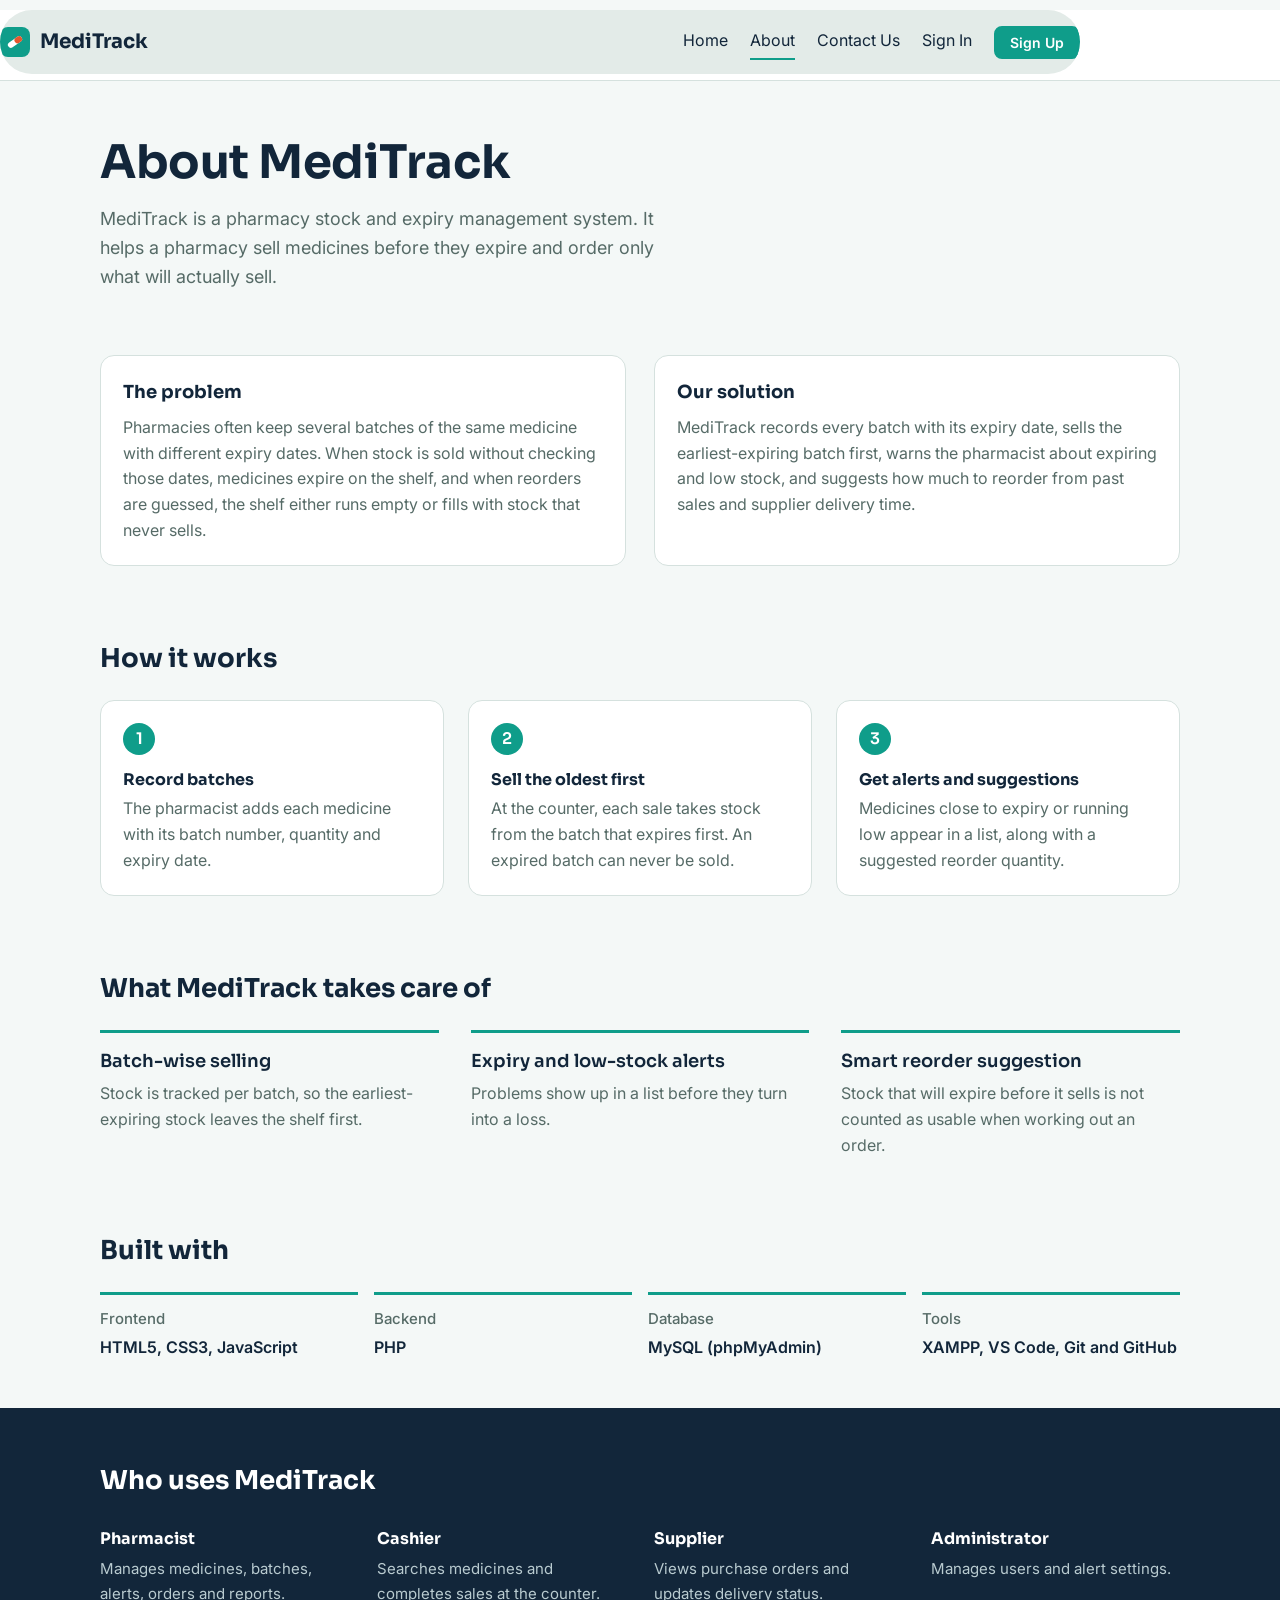
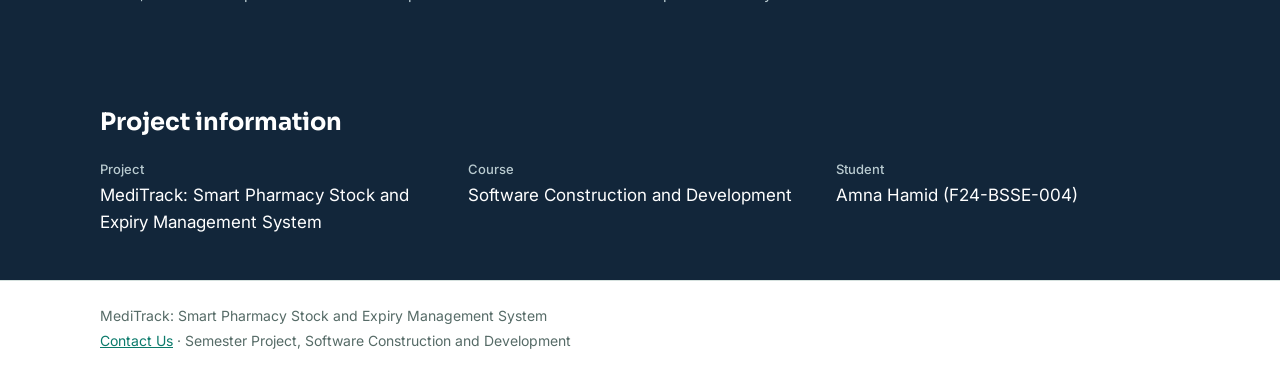
<file: about.html>
<!DOCTYPE html>
<html lang="en">
<head>
    <meta charset="UTF-8">
    <meta name="viewport" content="width=device-width, initial-scale=1">
    <title>About | MediTrack</title>
    <link rel="stylesheet" href="https://fonts.googleapis.com/css2?family=Inter:wght@400;500;600&family=Sora:wght@500;600;700&display=swap">
    <link rel="stylesheet" href="style.css">
    <style>
        .about-hero { padding: 56px 0 40px; }
        .about-hero h1 { font-size: clamp(2rem, 4.2vw, 2.9rem); line-height: 1.12; margin: 0 0 16px; letter-spacing: -.01em; max-width: 20ch; }
        .about-hero .lead { margin-bottom: 0; }

        .about-block { padding: 24px 0 48px; }
        .about-block h2 { font-size: 26px; margin: 0 0 20px; }
        .two-col { display: grid; grid-template-columns: 1fr 1fr; gap: 28px; }
        .card { background: var(--white); border: 1px solid var(--line); border-radius: 14px; padding: 22px; }
        .card h3 { font-size: 18px; margin: 0 0 8px; }
        .card p { margin: 0; color: var(--muted); }

        .steps { list-style: none; margin: 0; padding: 0; display: grid; grid-template-columns: repeat(3, 1fr); gap: 24px; counter-reset: step; }
        .steps li { background: var(--white); border: 1px solid var(--line); border-radius: 14px; padding: 22px; counter-increment: step; }
        .steps li::before { content: counter(step); display: inline-flex; align-items: center; justify-content: center; width: 32px; height: 32px; border-radius: 50%; background: var(--teal); color: var(--white); font-family: Sora, Arial, sans-serif; font-weight: 600; margin-bottom: 12px; }
        .steps strong { display: block; font-family: Sora, Arial, sans-serif; margin-bottom: 4px; }
        .steps span { color: var(--muted); }

        .stack { display: grid; grid-template-columns: repeat(4, 1fr); gap: 16px; margin: 0; }
        .stack div { border-top: 3px solid var(--teal); padding-top: 12px; }
        .stack dt { font-size: 15px; color: var(--muted); font-weight: 500; font-family: Inter, Arial, sans-serif; margin-bottom: 4px; }
        .stack dd { margin: 0; font-weight: 600; }

        .info { background: var(--ink); color: var(--white); padding: 44px 0; }
        .info h2 { font-size: 24px; margin: 0 0 18px; }
        .info-list { list-style: none; margin: 0; padding: 0; display: grid; grid-template-columns: repeat(3, 1fr); gap: 24px; }
        .info-list strong { display: block; font-size: 13px; color: #b9cbd0; font-weight: 500; margin-bottom: 2px; }
        .info-list span { font-size: 17px; }

        @media (max-width: 860px) {
            .two-col, .steps, .info-list { grid-template-columns: 1fr; }
            .stack { grid-template-columns: 1fr 1fr; }
        }
        @media (max-width: 520px) {
            .stack { grid-template-columns: 1fr; }
        }
    </style>
</head>
<body>
<header class="site-header">
    <div class="wrap bar">
        <a class="brand" href="index.html" aria-label="MediTrack home">
            <svg width="30" height="30" viewBox="0 0 30 30" aria-hidden="true">
                <rect width="30" height="30" rx="8" fill="#0f9d8a"/>
                <rect x="7" y="12" width="16" height="6" rx="3" transform="rotate(-35 15 15)" fill="#fff"/>
                <rect x="15" y="12" width="8" height="6" rx="3" transform="rotate(-35 15 15)" fill="#e4572e"/>
            </svg>
            <span>MediTrack</span>
        </a>
        <nav class="nav" aria-label="Main">
            <a href="index.html">Home</a>
            <a href="about.html" class="on">About</a>
            <a href="contact.html">Contact Us</a>
            <a href="login.html">Sign In</a>
            <a href="register.html" class="btn btn-small">Sign Up</a>
        </nav>
    </div>
</header>

<main>
    <section class="about-hero">
        <div class="wrap">
            <h1>About MediTrack</h1>
            <p class="lead">MediTrack is a pharmacy stock and expiry management system. It helps a pharmacy sell medicines before they expire and order only what will actually sell.</p>
        </div>
    </section>

    <section class="wrap about-block">
        <div class="two-col">
            <div class="card">
                <h3>The problem</h3>
                <p>Pharmacies often keep several batches of the same medicine with different expiry dates. When stock is sold without checking those dates, medicines expire on the shelf, and when reorders are guessed, the shelf either runs empty or fills with stock that never sells.</p>
            </div>
            <div class="card">
                <h3>Our solution</h3>
                <p>MediTrack records every batch with its expiry date, sells the earliest-expiring batch first, warns the pharmacist about expiring and low stock, and suggests how much to reorder from past sales and supplier delivery time.</p>
            </div>
        </div>
    </section>

    <section class="wrap about-block">
        <h2>How it works</h2>
        <ol class="steps">
            <li><strong>Record batches</strong><span>The pharmacist adds each medicine with its batch number, quantity and expiry date.</span></li>
            <li><strong>Sell the oldest first</strong><span>At the counter, each sale takes stock from the batch that expires first. An expired batch can never be sold.</span></li>
            <li><strong>Get alerts and suggestions</strong><span>Medicines close to expiry or running low appear in a list, along with a suggested reorder quantity.</span></li>
        </ol>
    </section>

    <section class="wrap about-block">
        <h2>What MediTrack takes care of</h2>
        <dl class="feature-list">
            <div>
                <dt>Batch-wise selling</dt>
                <dd>Stock is tracked per batch, so the earliest-expiring stock leaves the shelf first.</dd>
            </div>
            <div>
                <dt>Expiry and low-stock alerts</dt>
                <dd>Problems show up in a list before they turn into a loss.</dd>
            </div>
            <div>
                <dt>Smart reorder suggestion</dt>
                <dd>Stock that will expire before it sells is not counted as usable when working out an order.</dd>
            </div>
        </dl>
    </section>

    <section class="wrap about-block">
        <h2>Built with</h2>
        <dl class="stack">
            <div><dt>Frontend</dt><dd>HTML5, CSS3, JavaScript</dd></div>
            <div><dt>Backend</dt><dd>PHP</dd></div>
            <div><dt>Database</dt><dd>MySQL (phpMyAdmin)</dd></div>
            <div><dt>Tools</dt><dd>XAMPP, VS Code, Git and GitHub</dd></div>
        </dl>
    </section>

    <section class="roles">
        <div class="wrap">
            <h2>Who uses MediTrack</h2>
            <ul class="role-row">
                <li><strong>Pharmacist</strong><span>Manages medicines, batches, alerts, orders and reports.</span></li>
                <li><strong>Cashier</strong><span>Searches medicines and completes sales at the counter.</span></li>
                <li><strong>Supplier</strong><span>Views purchase orders and updates delivery status.</span></li>
                <li><strong>Administrator</strong><span>Manages users and alert settings.</span></li>
            </ul>
        </div>
    </section>

    <section class="info">
        <div class="wrap">
            <h2>Project information</h2>
            <ul class="info-list">
                <li><strong>Project</strong><span>MediTrack: Smart Pharmacy Stock and Expiry Management System</span></li>
                <li><strong>Course</strong><span>Software Construction and Development</span></li>
                <li><strong>Student</strong><span>Amna Hamid (F24-BSSE-004)</span></li>
            </ul>
        </div>
    </section>
</main>

<footer class="site-footer">
    <div class="wrap foot">
        <p>MediTrack: Smart Pharmacy Stock and Expiry Management System</p>
        <p><a href="contact.html">Contact Us</a> &middot; Semester Project, Software Construction and Development</p>
    </div>
</footer>
</body>
</html>
</file>
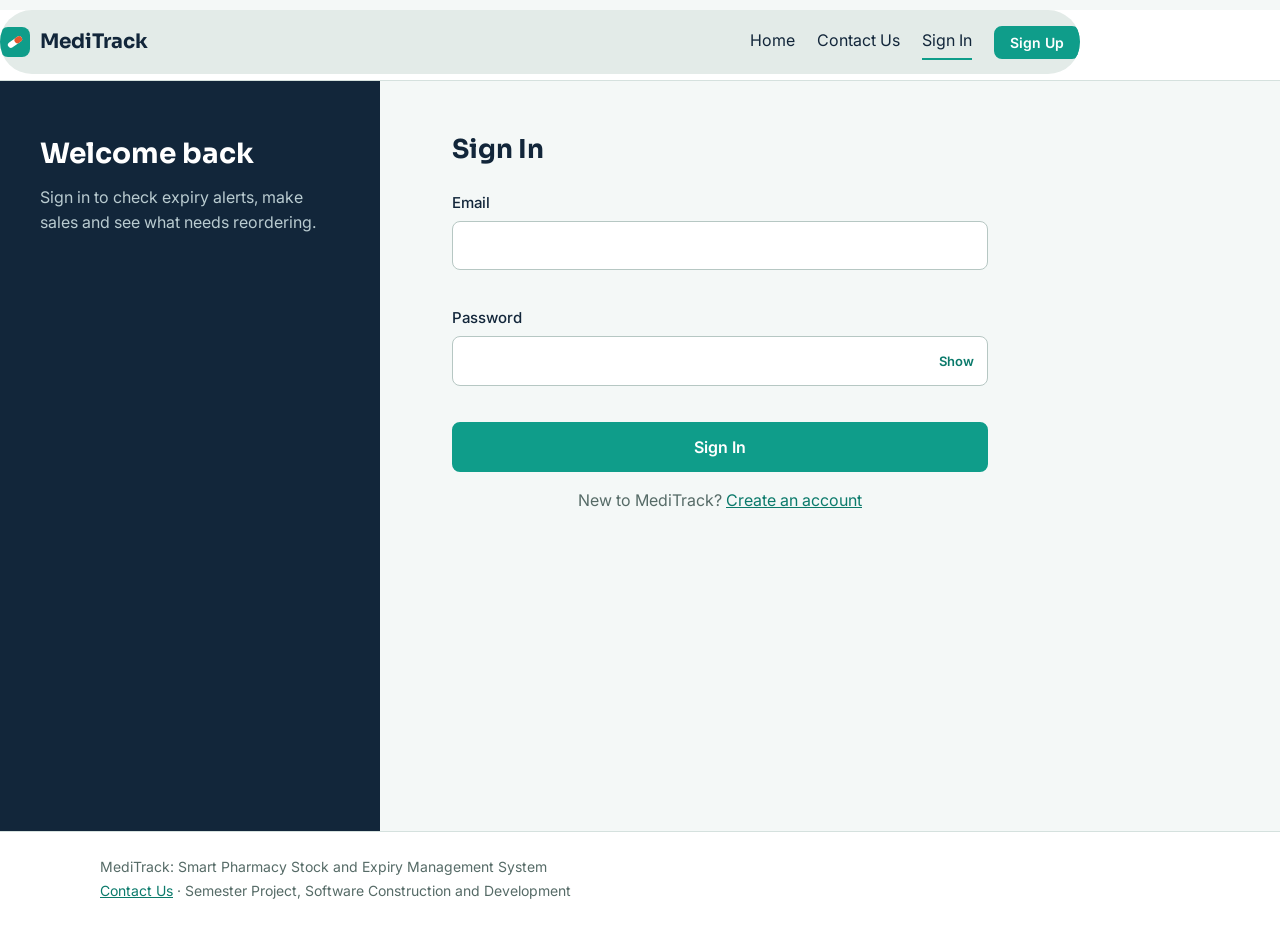
<file: dashboard.html>
<!DOCTYPE html>
<html lang="en">
<head>
    <meta charset="UTF-8">
    <meta name="viewport" content="width=device-width, initial-scale=1">
    <title>Dashboard | MediTrack</title>
    <link rel="stylesheet" href="https://fonts.googleapis.com/css2?family=Inter:wght@400;500;600&family=Sora:wght@500;600;700&display=swap">
    <link rel="stylesheet" href="style.css">
    <style>
        .dash { padding: 40px 0 64px; }
        .dash-head { display: flex; justify-content: space-between; align-items: flex-end; gap: 16px; flex-wrap: wrap; margin-bottom: 26px; }
        .dash-head h1 { font-size: clamp(1.6rem, 3.4vw, 2.2rem); margin: 0 0 4px; }
        .dash-head p { margin: 0; color: var(--muted); }
        .role-pill { display: inline-block; background: #e3f5f1; color: var(--teal-dark); border: 1px solid #b4e0d8; border-radius: 999px; padding: 2px 12px; font-size: 13px; font-weight: 600; text-transform: capitalize; }

        .stats { display: grid; grid-template-columns: repeat(4, 1fr); gap: 16px; margin: 0 0 32px; padding: 0; list-style: none; }
        .stats li { background: var(--white); border: 1px solid var(--line); border-top: 4px solid var(--teal); border-radius: 12px; padding: 16px 18px; }
        .stats li.warn { border-top-color: var(--coral); }
        .stats strong { display: block; font-family: Sora, Arial, sans-serif; font-size: 30px; line-height: 1.1; }
        .stats span { color: var(--muted); font-size: 14px; }

        .panels { display: grid; grid-template-columns: 1.25fr 1fr; gap: 24px; align-items: start; }
        .panel { background: var(--white); border: 1px solid var(--line); border-radius: 14px; padding: 20px; }
        .panel h2 { font-size: 20px; margin: 0 0 4px; }
        .panel .sub { color: var(--muted); font-size: 14px; margin: 0 0 14px; }
        .table-wrap { overflow-x: auto; }
        table { width: 100%; border-collapse: collapse; font-size: 15px; }
        th { text-align: left; font-size: 13px; color: var(--muted); font-weight: 600; padding: 8px 10px; border-bottom: 2px solid var(--line); white-space: nowrap; }
        td { padding: 10px; border-bottom: 1px solid var(--line); vertical-align: middle; }
        tr:last-child td { border-bottom: 0; }
        .tag { display: inline-block; font-size: 12px; font-weight: 600; padding: 2px 10px; border-radius: 999px; white-space: nowrap; }
        .tag-red { background: var(--coral); color: var(--white); }
        .tag-amber { background: #fdf0d5; color: #8a5a00; border: 1px solid #f0d9a0; }
        .tag-green { background: #e3f5f1; color: var(--teal-dark); border: 1px solid #b4e0d8; }
        .note { margin: 22px 0 0; color: var(--muted); font-size: 14px; }
        .dash-links { display: flex; gap: 12px; flex-wrap: wrap; align-items: center; }

        @media (max-width: 860px) {
            .stats { grid-template-columns: 1fr 1fr; }
            .panels { grid-template-columns: 1fr; }
        }
        @media (max-width: 520px) {
            .stats { grid-template-columns: 1fr; }
        }
    </style>
</head>
<body>
<header class="site-header">
    <div class="wrap bar">
        <a class="brand" href="index.html" aria-label="MediTrack home">
            <svg width="30" height="30" viewBox="0 0 30 30" aria-hidden="true">
                <rect width="30" height="30" rx="8" fill="#0f9d8a"/>
                <rect x="7" y="12" width="16" height="6" rx="3" transform="rotate(-35 15 15)" fill="#fff"/>
                <rect x="15" y="12" width="8" height="6" rx="3" transform="rotate(-35 15 15)" fill="#e4572e"/>
            </svg>
            <span>MediTrack</span>
        </a>
        <nav class="nav" aria-label="Main">
            <a href="index.html">Home</a>
            <a href="dashboard.html" class="on">Dashboard</a>
            <a href="contact.html">Contact Us</a>
            <span class="who" id="who"></span>
            <button type="button" class="btn btn-line btn-small" id="signout">Sign Out</button>
        </nav>
    </div>
</header>

<main class="dash">
    <div class="wrap">
        <div class="dash-head">
            <div>
                <h1>Welcome, <span id="user-name">there</span></h1>
                <p>Signed in as <span class="role-pill" id="user-role">user</span></p>
            </div>
            <div class="dash-links">
                <a class="btn btn-line btn-small" href="contact.html">Contact Us</a>
            </div>
        </div>

        <ul class="stats" aria-label="Stock summary">
            <li><strong>128</strong><span>Medicines in stock</span></li>
            <li class="warn"><strong>6</strong><span>Batches expiring in 90 days</span></li>
            <li class="warn"><strong>4</strong><span>Low stock medicines</span></li>
            <li><strong>3</strong><span>Reorders suggested</span></li>
        </ul>

        <div class="panels">
            <section class="panel" aria-labelledby="exp-title">
                <h2 id="exp-title">Expiry alerts</h2>
                <p class="sub">The batch that expires first is sold first.</p>
                <div class="table-wrap">
                    <table>
                        <thead>
                            <tr><th>Medicine</th><th>Batch</th><th>Qty</th><th>Expires in</th><th>Status</th></tr>
                        </thead>
                        <tbody>
                            <tr><td>Amoxicillin 500 mg</td><td>B-2288</td><td>40</td><td>18 days</td><td><span class="tag tag-red">Critical</span></td></tr>
                            <tr><td>Paracetamol 500 mg</td><td>B-2301</td><td>100</td><td>62 days</td><td><span class="tag tag-amber">Soon</span></td></tr>
                            <tr><td>Cetirizine 10 mg</td><td>B-2295</td><td>75</td><td>74 days</td><td><span class="tag tag-amber">Soon</span></td></tr>
                            <tr><td>Ibuprofen 400 mg</td><td>B-2310</td><td>120</td><td>88 days</td><td><span class="tag tag-amber">Soon</span></td></tr>
                            <tr><td>Omeprazole 20 mg</td><td>B-2322</td><td>90</td><td>5 months</td><td><span class="tag tag-green">OK</span></td></tr>
                        </tbody>
                    </table>
                </div>
            </section>

            <section class="panel" aria-labelledby="low-title">
                <h2 id="low-title">Low stock and reorder</h2>
                <p class="sub">Suggested order uses past sales and supplier delivery time.</p>
                <div class="table-wrap">
                    <table>
                        <thead>
                            <tr><th>Medicine</th><th>In stock</th><th>Reorder level</th><th>Suggested</th></tr>
                        </thead>
                        <tbody>
                            <tr><td>Panadol Extra</td><td>12</td><td>30</td><td>80</td></tr>
                            <tr><td>Disprin</td><td>20</td><td>40</td><td>100</td></tr>
                            <tr><td>ORS Sachet</td><td>8</td><td>25</td><td>60</td></tr>
                            <tr><td>Brufen 200 mg</td><td>15</td><td>30</td><td>70</td></tr>
                        </tbody>
                    </table>
                </div>
            </section>
        </div>

        <p class="note">This page shows sample data for the demo. It will be connected to the medicines and batches tables in the next stage.</p>
    </div>
</main>

<footer class="site-footer">
    <div class="wrap foot">
        <p>MediTrack: Smart Pharmacy Stock and Expiry Management System</p>
        <p><a href="contact.html">Contact Us</a> &middot; Semester Project, Software Construction and Development</p>
    </div>
</footer>

<script>
    // The name and role are saved by validation.js after a successful sign in.
    (function () {
        var name = sessionStorage.getItem('meditrack_name');
        var role = sessionStorage.getItem('meditrack_role');

        // Not signed in: send the visitor to the Sign In page.
        if (!name) { window.location.href = 'login.html'; return; }

        document.getElementById('user-name').textContent = name;
        document.getElementById('user-role').textContent = role || 'user';
        document.getElementById('who').textContent = name;

        document.getElementById('signout').addEventListener('click', function () {
            sessionStorage.removeItem('meditrack_name');
            sessionStorage.removeItem('meditrack_role');
            window.location.href = 'login.html';
        });
    })();
</script>
</body>
</html>
</file>
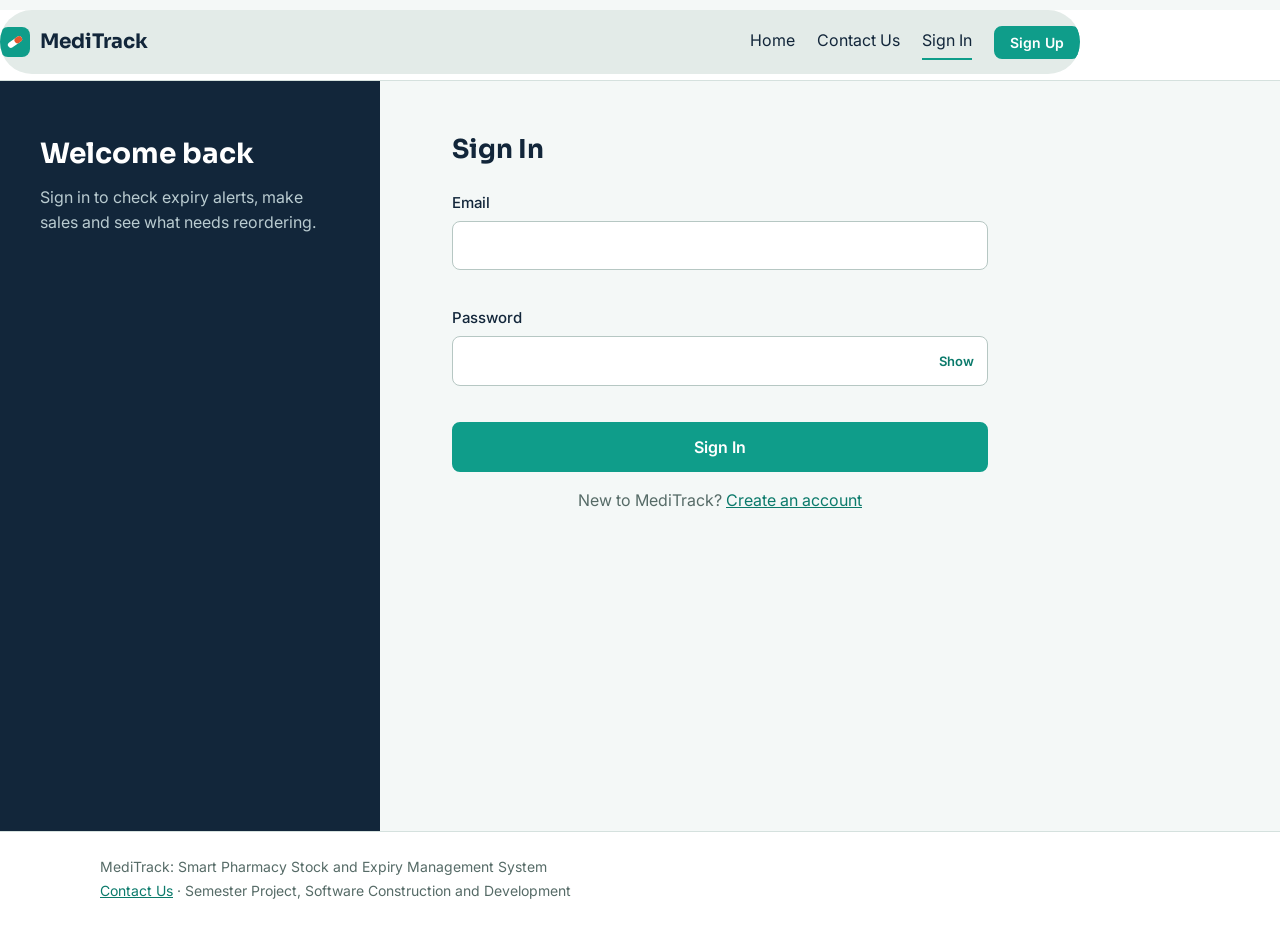
<file: login.html>
<!DOCTYPE html>
<html lang="en">
<head>
    <meta charset="UTF-8">
    <meta name="viewport" content="width=device-width, initial-scale=1">
    <title>Sign In | MediTrack</title>
    <link rel="stylesheet" href="https://fonts.googleapis.com/css2?family=Inter:wght@400;500;600&family=Sora:wght@500;600;700&display=swap">
    <link rel="stylesheet" href="style.css">
</head>
<body>
<header class="site-header">
    <div class="wrap bar">
        <a class="brand" href="index.html" aria-label="MediTrack home">
            <svg width="30" height="30" viewBox="0 0 30 30" aria-hidden="true">
                <rect width="30" height="30" rx="8" fill="#0f9d8a"/>
                <rect x="7" y="12" width="16" height="6" rx="3" transform="rotate(-35 15 15)" fill="#fff"/>
                <rect x="15" y="12" width="8" height="6" rx="3" transform="rotate(-35 15 15)" fill="#e4572e"/>
            </svg>
            <span>MediTrack</span>
        </a>
        <nav class="nav" aria-label="Main">
            <a href="index.html">Home</a>
            <a href="contact.html">Contact Us</a>
            <a href="login.html" class="on">Sign In</a>
            <a href="register.html" class="btn btn-small">Sign Up</a>
        </nav>
    </div>
</header>
<main class="auth">
    <aside class="auth-side">
        <h1>Welcome back</h1>
        <p>Sign in to check expiry alerts, make sales and see what needs reordering.</p>
    </aside>
    <section class="auth-main">
        <h2>Sign In</h2>
        <p class="alert alert-ok" id="registered-note" hidden>Account created. You can sign in now.</p>
        <p class="alert alert-ok" data-alert-ok role="status" hidden></p>
        <p class="alert alert-error" data-alert role="alert" hidden></p>
        <form data-form="login" novalidate>
            <div class="field">
                <label for="email">Email</label>
                <input type="email" id="email" name="email" maxlength="100" autocomplete="email">
                <p class="field-error" data-error-for="email"></p>
            </div>

            <div class="field">
                <label for="password">Password</label>
                <div class="pw">
                    <input type="password" id="password" name="password" maxlength="64" autocomplete="current-password">
                    <button type="button" class="pw-toggle" data-toggle="password" aria-label="Show password">Show</button>
                </div>
                <p class="field-error" data-error-for="password"></p>
            </div>

            <button type="submit" class="btn btn-block">Sign In</button>
            <p class="switch">New to MediTrack? <a href="register.html">Create an account</a></p>
        </form>
    </section>
</main>
<footer class="site-footer">
    <div class="wrap foot">
        <p>MediTrack: Smart Pharmacy Stock and Expiry Management System</p>
        <p><a href="contact.html">Contact Us</a> &middot; Semester Project, Software Construction and Development</p>
    </div>
</footer>
<script src="validation.js"></script>
</body>
</html>
</file>
<file: style.css>
/* MediTrack: shared styles */
:root {
    --ink: #12263a;
    --teal: #0f9d8a;
    --teal-dark: #0b7a6b;
    --coral: #e4572e;
    --coral-dark: #b3391b;
    --paper: #f4f8f7;
    --white: #ffffff;
    --line: #d5e1de;
    --muted: #566b67;
    --radius: 10px;
}
* { box-sizing: border-box; }
html { -webkit-text-size-adjust: 100%; }
body {
    margin: 0;
    font-family: Inter, "Segoe UI", Arial, sans-serif;
    font-size: 16px;
    line-height: 1.6;
    color: var(--ink);
    background: var(--paper);
}
h1, h2, h3, dt, .brand { font-family: Sora, "Segoe UI", Arial, sans-serif; }
a { color: var(--teal-dark); }
a:focus-visible, button:focus-visible, input:focus-visible, select:focus-visible, textarea:focus-visible {
    outline: 3px solid rgba(15, 157, 138, .45);
    outline-offset: 2px;
}
.wrap { width: min(1080px, 100% - 40px); margin-inline: auto; }

/* ---------- header / footer ---------- */
.site-header { background: var(--white); border-bottom: 1px solid var(--line); position: sticky; top: 0; z-index: 10; }
.bar { display: flex; align-items: center; justify-content: space-between; gap: 16px; min-height: 64px; flex-wrap: wrap; }
.brand { display: inline-flex; align-items: center; gap: 10px; font-weight: 700; font-size: 20px; color: var(--ink); text-decoration: none; }
.nav { display: flex; align-items: center; gap: 22px; flex-wrap: wrap; }
.nav a:not(.btn) { color: var(--ink); text-decoration: none; padding: 4px 0; border-bottom: 2px solid transparent; }
.nav a:not(.btn):hover, .nav a.on { border-bottom-color: var(--teal); }
.who { color: var(--muted); font-size: 14px; }
.site-footer { background: var(--white); border-top: 1px solid var(--line); padding: 22px 0; color: var(--muted); font-size: 14px; }
.foot p { margin: 2px 0; }

/* ---------- buttons ---------- */
.btn {
    display: inline-block; background: var(--teal); color: var(--white); border: 2px solid var(--teal);
    padding: 11px 22px; border-radius: 8px; font: 600 15px Inter, Arial, sans-serif; text-decoration: none; cursor: pointer;
}
.btn:hover { background: var(--teal-dark); border-color: var(--teal-dark); }
.btn-line { background: transparent; color: var(--teal-dark); }
.btn-line:hover { background: var(--teal); color: var(--white); }
.btn-small { padding: 6px 14px; font-size: 14px; }
.btn-block { width: 100%; padding: 13px; font-size: 16px; }

/* ---------- home ---------- */
.hero { padding: 64px 0 56px; }
.hero-grid { display: grid; grid-template-columns: 1.1fr .9fr; gap: 48px; align-items: center; }
.hero h1 { font-size: clamp(2rem, 4.4vw, 3.1rem); line-height: 1.12; margin: 0 0 18px; letter-spacing: -.01em; }
.lead { font-size: 18px; color: var(--muted); max-width: 52ch; margin: 0 0 26px; }
.cta-row { display: flex; gap: 12px; flex-wrap: wrap; }
.welcome { font-size: 18px; margin: 0; }

.shelf { background: var(--white); border: 1px solid var(--line); border-radius: 14px; padding: 22px; box-shadow: 0 1px 0 rgba(18, 38, 58, .04); }
.shelf-title { display: flex; justify-content: space-between; align-items: baseline; gap: 12px; margin-bottom: 14px; flex-wrap: wrap; }
.shelf-title span { color: var(--muted); font-size: 14px; }
.batches { list-style: none; margin: 0; padding: 0; display: grid; gap: 10px; }
.batches li { border: 1px solid var(--line); border-radius: 10px; padding: 12px 14px; }
.batches li.soon { border-color: var(--coral); background: #fff6f2; }
.b-top { display: flex; align-items: center; gap: 12px; flex-wrap: wrap; }
.b-no { font-weight: 600; }
.b-qty { color: var(--muted); font-size: 14px; }
.b-tag { margin-left: auto; background: var(--coral); color: var(--white); font-size: 12px; font-weight: 600; padding: 2px 10px; border-radius: 999px; }
.bar { height: 8px; background: #e3ebe8; border-radius: 99px; margin: 10px 0 6px; overflow: hidden; }
.bar i { display: block; height: 100%; background: var(--teal); border-radius: 99px; }
.soon .bar i { background: var(--coral); }
.batches p { margin: 0; font-size: 13px; color: var(--muted); }

.features { padding: 24px 0 64px; }
.features h2, .roles h2 { font-size: 26px; margin: 0 0 24px; }
.feature-list { display: grid; grid-template-columns: repeat(3, 1fr); gap: 32px; margin: 0; }
.feature-list div { border-top: 3px solid var(--teal); padding-top: 14px; }
.feature-list dt { font-size: 18px; font-weight: 600; margin-bottom: 6px; }
.feature-list dd { margin: 0; color: var(--muted); }

.roles { background: var(--ink); color: var(--white); padding: 52px 0; }
.role-row { list-style: none; margin: 0; padding: 0; display: grid; grid-template-columns: repeat(4, 1fr); gap: 28px; }
.role-row strong { display: block; font-family: Sora, Arial, sans-serif; margin-bottom: 4px; }
.role-row span { color: #b9cbd0; font-size: 15px; }

/* ---------- auth + contact pages ---------- */
.auth { display: grid; grid-template-columns: 380px 1fr; min-height: calc(100vh - 150px); }
.auth-side { background: var(--ink); color: var(--white); padding: 56px 40px; }
.auth-side h1 { font-size: 28px; line-height: 1.2; margin: 0 0 14px; }
.auth-side p { color: #b9cbd0; margin: 0 0 12px; }
.side-note code { background: rgba(255, 255, 255, .12); padding: 1px 6px; border-radius: 4px; }
.auth-main { padding: 48px clamp(20px, 6vw, 72px); max-width: 680px; width: 100%; }
.auth-main h2 { font-size: 26px; margin: 0 0 20px; }

.field { margin-bottom: 14px; }
.field-row { display: grid; grid-template-columns: 1fr 1fr; gap: 16px; }
label { display: block; font-weight: 500; margin-bottom: 6px; font-size: 15px; }
input[type=text], input[type=email], input[type=password], select, textarea {
    width: 100%; padding: 11px 12px; font: inherit; color: var(--ink); background: var(--white);
    border: 1px solid #b6c7c3; border-radius: 8px;
}
input:focus, select:focus, textarea:focus { border-color: var(--teal); }
input.invalid, select.invalid, textarea.invalid { border-color: var(--coral); background: #fffaf8; }
textarea { resize: vertical; min-height: 130px; }
.field-error { color: var(--coral-dark); font-size: 13px; margin: 4px 0 0; min-height: 18px; }
.counter { text-align: right; font-size: 12px; color: var(--muted); margin: 2px 0 0; }
.pw { position: relative; }
.pw input { padding-right: 64px; }
.pw-toggle {
    position: absolute; right: 6px; top: 50%; transform: translateY(-50%); background: none; border: 0;
    color: var(--teal-dark); font: 600 13px Inter, Arial, sans-serif; padding: 6px 8px; cursor: pointer;
}
.pw-rules { list-style: none; display: flex; flex-wrap: wrap; gap: 4px 14px; margin: 8px 0 0; padding: 0; font-size: 13px; color: var(--muted); }
.pw-rules li::before { content: "\25CB\00a0"; }
.pw-rules li.ok { color: var(--teal-dark); }
.pw-rules li.ok::before { content: "\2713\00a0"; }
.check label { display: flex; gap: 10px; align-items: flex-start; font-weight: 400; }
.check input { margin-top: 5px; }
.switch { text-align: center; color: var(--muted); margin: 16px 0 0; }
.alert { border-radius: 8px; padding: 11px 14px; margin: 0 0 16px; font-size: 15px; }
.alert-error { background: #fdece6; color: var(--coral-dark); border: 1px solid #f3c2b3; }
.alert-ok { background: #e3f5f1; color: var(--teal-dark); border: 1px solid #b4e0d8; }

/* ---------- small screens ---------- */
@media (max-width: 860px) {
    .hero-grid, .auth, .feature-list { grid-template-columns: 1fr; }
    .role-row { grid-template-columns: 1fr 1fr; }
    .auth-side { padding: 32px 20px; }
    .hero { padding-top: 40px; }
}
@media (max-width: 520px) {
    .field-row, .role-row { grid-template-columns: 1fr; }
}

/* ---------- additions for the Node version ---------- */
[hidden] { display: none !important; }
.w17 { width: 17%; }
.w66 { width: 66%; }
.w100 { width: 100%; }
</file>
